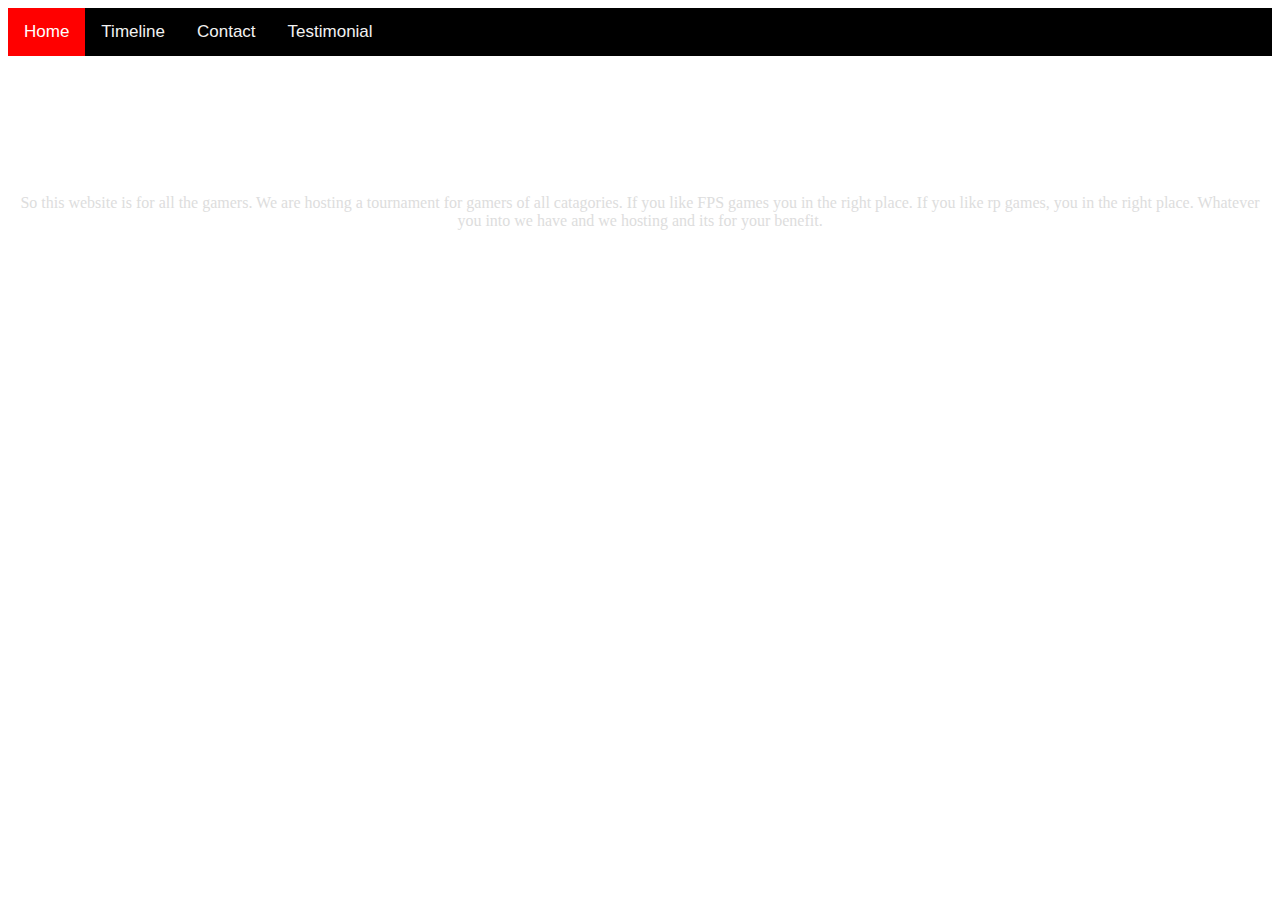
<file: index.html>
<!DOCTYPE html>
<html lang="en">
<head> 
  <link rel="stylesheet" href="style.css">
  <div class="topnav">
    <a class="active" href="./index.html">Home</a>
    <a href="./Timeline.html">Timeline</a>
    <a href="./Contact.html">Contact</a>
    <a href="./Testimonial.html">Testimonial</a>
  </div>
  <meta charset="UTF-8">
    <meta http-equiv="X-UA-Compatible" content="IE=edge">
    <meta name="viewport" content="width=device-width, initial-scale=1.0">
    <title>Document</title>
  <center>
  <h1 font style="font-color:"white" font-size:6px">Sergio Rodgers</h1>      
  <h1>I am a Gamer</h1>
  </center>
</head>
    <meta charset="UTF-8">
    <meta http-equiv="X-UA-Compatible" content="IE=edge">
    <meta name="viewport" content="width=device-width, initial-scale=1.0">
    <title>Document</title>
<body> <center>
  <p font style:"font-color"="white">  
  So this website is for all the gamers. We are hosting a tournament for gamers of all catagories. If you like FPS games you in the right place. If you like rp games, you in the right place. Whatever you into we have and we hosting and its for your benefit.
  </p>
    </center>
</body>
</html>
</file>
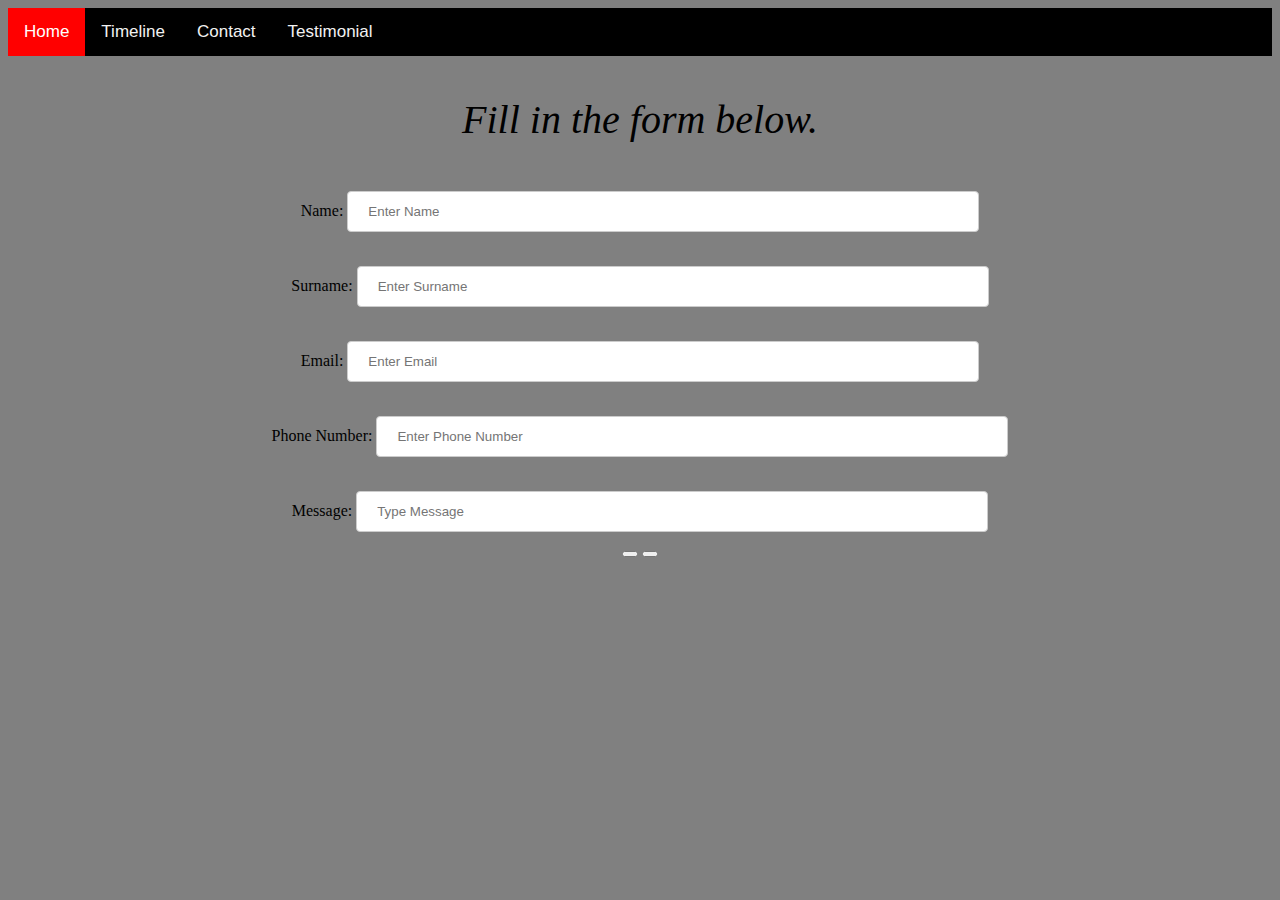
<file: Contact.html>
<!DOCTYPE html>
<html lang="en">
<head>
  <link rel="stylesheet" href="contact.css">
  <div class="topnav">
    <a class="active" href="./index.html">Home</a>
    <a href="./Timeline.html">Timeline</a>
    <a href="./Contact.html">Contact</a>
    <a href="./Testimonial.html">Testimonial</a>
  </div>
    <meta charset="UTF-8">
    <meta http-equiv="X-UA-Compatible" content="IE=edge">
    <meta name="viewport" content="width=device-width, initial-scale=1.0">
    <title>Document</title>
    
</head>
<body>    
    <p>Fill in the form below. </p>

        
    <form
    action="https://formspree.io/f/xoqyborv"
    method="POST"
  >
     
      <label><center>
        
          Name:
        <input type="text" name="fname"
          placeholder="Enter Name">
          </label>
        <br>
        <br>
           Surname:
          <input type="text" name="sname"
          placeholder="Enter Surname">
        </label>
        <br>
        <br>
        <label>
          Email:
          <input type="text" name="email"
          placeholder="Enter Email">
        </label>
        <br>
        <br>
        <label>
          Phone Number:
          <input type="text" name="pnumber"
          placeholder="Enter Phone Number">
        </label>
        <br>
        <br>
        <label>
          Message:
          <input type="text" name="message"
          placeholder="Type Message">
            </label>  
        </label></center>
        <div>
          <button type="submit" value="submit" id="subbut"></button>
        <button type="reset" value="reset" id="resbut"></button></div>
</form>
</p>
<p2 style="font-size:17px;">
    </p2>

    
</body>
</html>
</file>
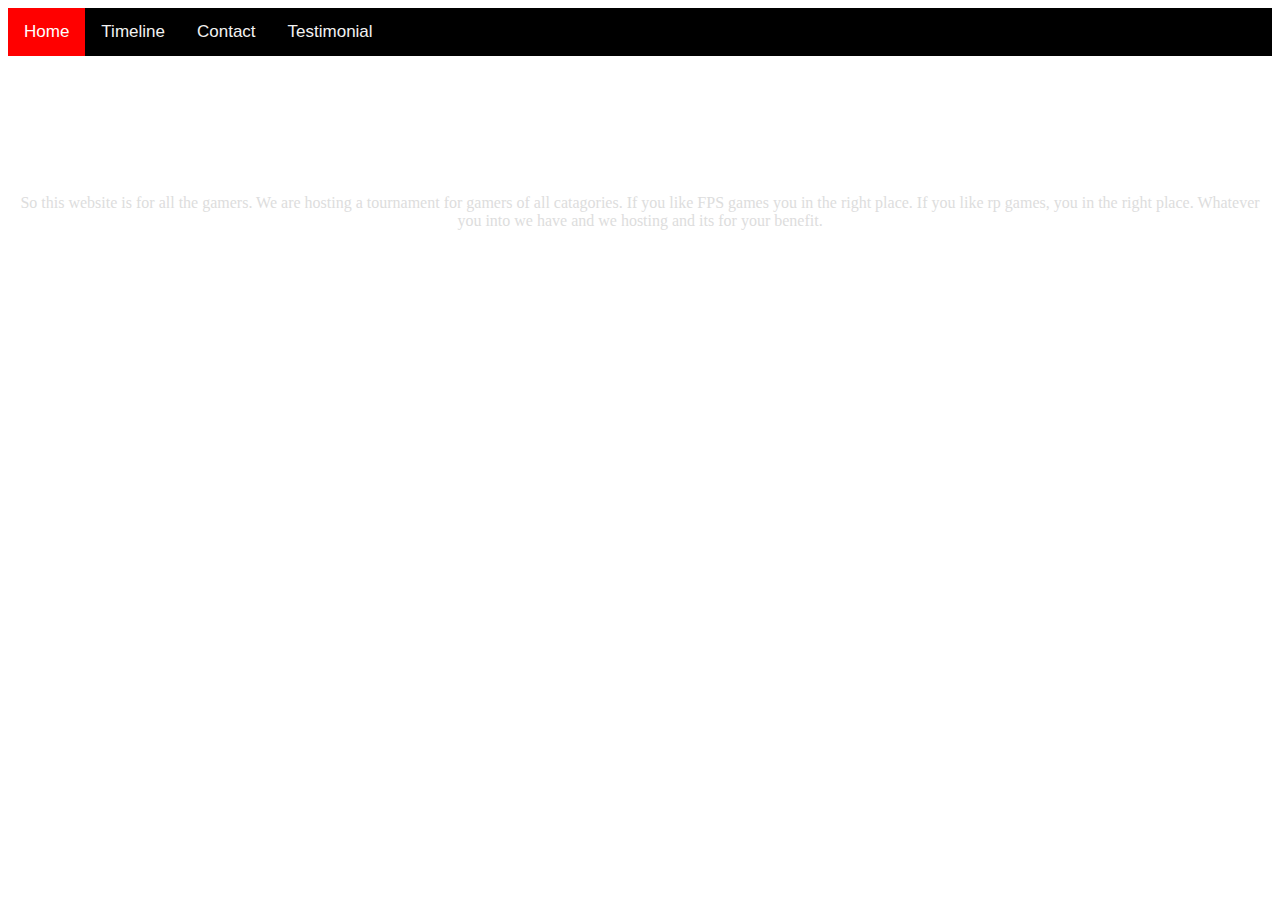
<file: Home.html>
<!DOCTYPE html>
<html lang="en">
<head> 
  <link rel="stylesheet" href="style.css">
  <div class="topnav">
    <a class="active" href="http://127.0.0.1:5502/Home.html">Home</a>
    <a href="http://127.0.0.1:5502/Timeline.html">Timeline</a>
    <a href="http://127.0.0.1:5502/Contact.html">Contact</a>
    <a href="http://127.0.0.1:5502/Testimonial.html">Testimonial</a>
  </div>
  <meta charset="UTF-8">
    <meta http-equiv="X-UA-Compatible" content="IE=edge">
    <meta name="viewport" content="width=device-width, initial-scale=1.0">
    <title>Document</title>
  <center>
  <h1 font style="font-color:"white" font-size:6px">Sergio Rodgers</h1>      
  <h1>I am a Gamer</h1>
  </center>
</head>
    <meta charset="UTF-8">
    <meta http-equiv="X-UA-Compatible" content="IE=edge">
    <meta name="viewport" content="width=device-width, initial-scale=1.0">
    <title>Document</title>
<body> <center>
  <p font style:"font-color"="white">  
  So this website is for all the gamers. We are hosting a tournament for gamers of all catagories. If you like FPS games you in the right place. If you like rp games, you in the right place. Whatever you into we have and we hosting and its for your benefit.
  </p>
    </center>
</body>
</html>
</file>
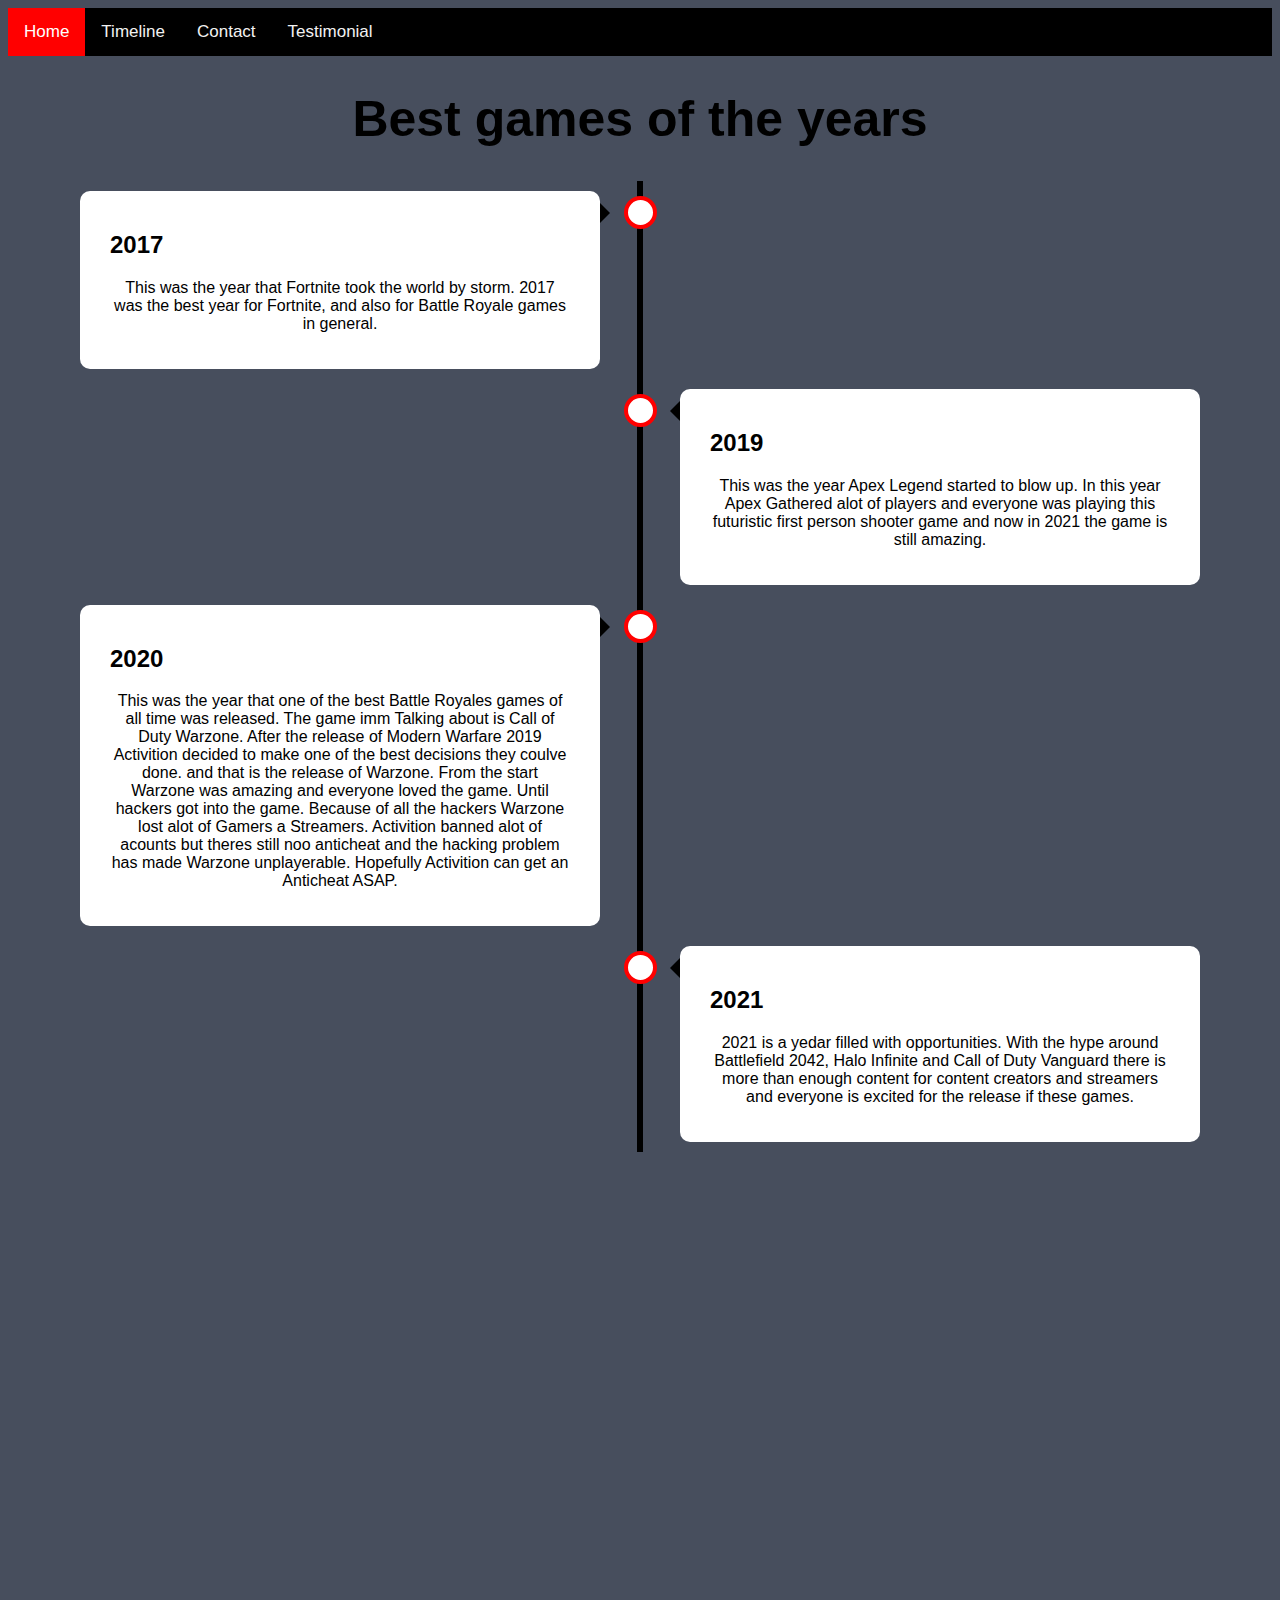
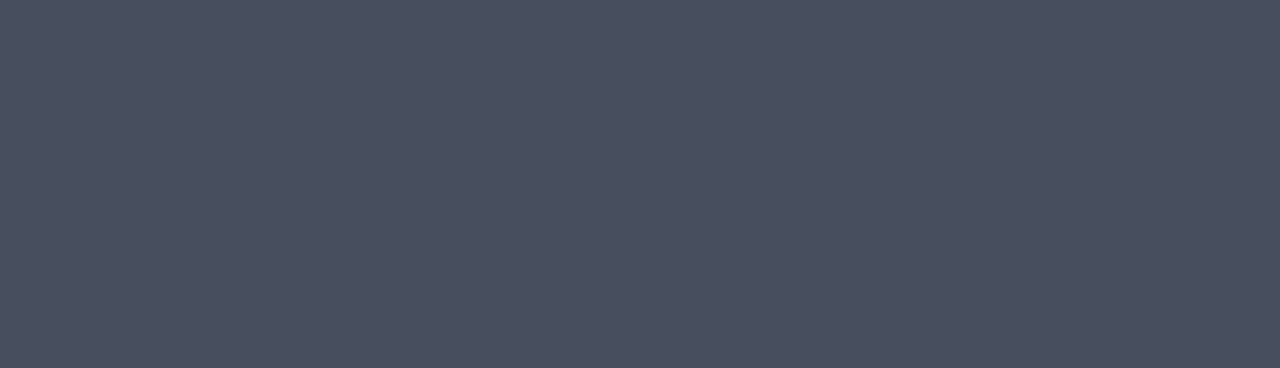
<file: Timeline.html>
<!DOCTYPE html>
<html lang="en">
<head> 
    <link rel="stylesheet" href="Timeline.css">
  <div class="topnav">
    <a class="active" href="./index.html">Home</a>
    <a href="./Timeline.html">Timeline</a>
    <a href="./Contact.html">Contact</a>
    <a href="./Testimonial.html">Testimonial</a>
  </div>
    <h1>Best games of the years</h1>

    <meta charset="UTF-8">
    <meta http-equiv="X-UA-Compatible" content="IE=edge">
    <meta name="viewport" content="width=device-width, initial-scale=1.0">
    <title>Document</title>

    <div class="timeline">
        <div class="container left slide-right">
          <div class="content"> 
            <h2>2017</h2>
            <p>This was the year that Fortnite took the world by storm. 2017 was the best year for Fortnite, and also for Battle Royale games in general. </p>
          </div>
        </div>
        <div class="container right slide-left">
          <div class="content">
            <h2>2019</h2>
            <p>This was the year Apex Legend started to blow up. In this year Apex Gathered alot of players and everyone was playing this futuristic first person shooter game and now in 2021 the game is still amazing.</p>
          </div>
        </div>
      </div>
      <div class="timeline">
      <div class="container left slide-right">
        <div class="content">
          <h2>2020</h2>
          <p> This was the year that one of the best Battle Royales games of all time was released. The game imm Talking about is Call of Duty Warzone. After the release of Modern Warfare 2019 Activition decided to make one of the best decisions they coulve done. and that is the release of Warzone. From the start Warzone was amazing and everyone loved the game. Until hackers got into the game. Because of all the hackers Warzone lost alot of Gamers a Streamers. Activition banned alot of acounts but theres still noo anticheat and the hacking problem has made Warzone unplayerable. Hopefully Activition can get an Anticheat ASAP.  </p>
        </div>
      </div>
      <div class="container right slide-left">
        <div class="content">
          <h2>2021</h2>
          <p>2021 is a yedar filled with opportunities. With the hype around Battlefield 2042, Halo Infinite and Call of Duty Vanguard there is more than enough content for content creators and streamers and everyone is excited for the release if these games. </p>
        </div>
      </div>
      </div>
</head>

<body>
    <iframe width="600" height="400" src="https://www.youtube.com/embed/dA6DwKBtAZ0" title="YouTube video player" frameborder="0" allow="accelerometer; autoplay; clipboard-write; encrypted-media; gyroscope; picture-in-picture" allowfullscreen></iframe>

  <iframe width="600" height="400" src="https://www.youtube.com/embed/PLjJBRogCIc" title="YouTube video player" frameborder="0" allow="accelerometer; autoplay; clipboard-write; encrypted-media; gyroscope; picture-in-picture" allowfullscreen></iframe>

  <iframe width="600" height="400" src="https://www.youtube.com/embed/HZtc5-syeAk" title="YouTube video player" frameborder="0" allow="accelerometer; autoplay; clipboard-write; encrypted-media; gyroscope; picture-in-picture" allowfullscreen></iframe>

</body>
</html>
</file>
<file: style.css>
body {
  background-image: url('https://images6.alphacoders.com/934/thumb-1920-934733.jpg');
  background-repeat: no-repeat;
  background-attachment: fixed; 
  background-size: 100% 100%;
}
h1{
  color: white;
}
p{
  color: #ddd;
}
.topnav {
  overflow: hidden;
  background-color:black;
}

.topnav a {
  float: left;
  color: #f2f2f2;
  text-align: center;
  padding: 14px 16px;
  text-decoration: none;
  font-size: 17px;
  font-family: Arial, Helvetica, sans-serif;
}
}

.topnav a:hover {
  background-color: #ddd;
  color: black;
}

.topnav a.active {
  background-color:red;
  color: white;
}
  p{ 
    text-align:center ;     
  }
</file>
<file: contact.css>
body{
  background-color: grey;
  text-align: center;
}
h1{
  color: white;
  font-size: 60px;
}
p{
  font-size: 40px;
  font-style: italic;
}
form{
  text-align: center;
}

.topnav {
    overflow: hidden;
    background-color:black;
  }
  
  .topnav a {
    float: left;
    color: #f2f2f2;
    text-align: center;
    padding: 14px 16px;
    text-decoration: none;
    font-size: 17px;
    font-family: Arial, Helvetica, sans-serif;
}
  
  
  .topnav a:hover {
    background-color: #ddd;
    color: black;
  }
  
  .topnav a.active {
    background-color:red;
    color: white;
  }
  p{ 
    text-align:center ;     
  }
  input[type=text], select {
    width: 50%;
    padding: 12px 20px;
    margin: 8px 0;
    display: inline-block;
    border: 1px solid #ccc;
    border-radius: 4px;
    box-sizing: border-box;
  }
  
  input[type=submit] {
    width: 30%;
    background-color: #4CAF50;
    color: white;
    padding: 14px 20px;
    margin: 8px 0;
    border: none;
    border-radius: 4px;
    cursor: pointer;
  }
  
  input[type=submit]:hover {
    background-color: #45a049;
  }
  button{
    text-align: center;
    font-size: 30px;
  }
  
  #subbut{
    font-size: 30px;
  }

  #resbut{
    font-size: 30px;


  }
</file>
<file: Timeline.css>
.topnav {
  overflow: hidden;
  background-color:black;
}

.topnav a {
  float: left;
  color: #f2f2f2;
  text-align: center;
  padding: 14px 16px;
  text-decoration: none;
  font-size: 17px;
  font-family: Arial, Helvetica, sans-serif;
}

.topnav a:hover {
  background-color: #ddd;
  color: black;
}

.topnav a.active {
  background-color:red;
  color: white;
}
  p{ 
    text-align:center ;     
  }
  * {
    box-sizing: border-box;
  }
  
  /* Set a background color */
  body {
    background-color: #474e5d;
    font-family: Helvetica, sans-serif;
  }
  
  /* The actual timeline (the vertical ruler) */
  .timeline {
    position: relative;
    max-width: 1200px;
    margin: 0 auto;
  }
  
  /* The actual timeline (the vertical ruler) */
  .timeline::after {
    content: '';
    position: absolute;
    width: 6px;
    background-color: black;
    top: 0;
    bottom: 0;
    left: 50%;
    margin-left: -3px;
  }
  
  
  /* Container around content */
  .container {
    padding: 10px 40px;
    position: relative;
    background-color: inherit;
    width: 50%;
  }
  
  /* The circles on the timeline */
  .container::after {
    content: '';
    position: absolute;
    width: 25px;
    height: 25px;
    right: -17px;
    background-color:white;
    border: 4px solid red;
    top: 15px;
    border-radius: 50%;
    z-index: 1;
  }
  
  /* Place the container to the left */
  .left {
    left: 0;
  }
  
  /* Place the container to the right */
  .right {
    left: 50%;
  }
  
  /* Add arrows to the left container (pointing right) */
  .left::before {
    content: " ";
    height: 0;
    position: absolute;
    top: 22px;
    width: 0;
    z-index: 1;
    right: 30px;
    border: medium solid white;
    border-width: 10px 0 10px 10px;
    border-color: transparent transparent transparent black;
  }
  
  /* Add arrows to the right container (pointing left) */
  .right::before {
    content: " ";
    height: 0;
    position: absolute;
    top: 22px;
    width: 0;
    z-index: 1;
    left: 30px;
    border: medium solid white;
    border-width: 10px 10px 10px 0;
    border-color: transparent black transparent transparent;
  }
  
  /* Fix the circle for containers on the right side */
  .right::after {
    left: -16px;
  }
  
  /* The actual content */
  .content {
    padding: 20px 30px;
    background-color: white;
    position: relative;
    border-radius: 10px;
  }
  
  /* Media queries - Responsive timeline on screens less than 600px wide */
  @media screen and (max-width: 600px) {
  /* Place the timelime to the left */
    .timeline::after {
      left: 31px;
    }
  
  /* Full-width containers */
    .container {
      width: 100%;
      padding-left: 70px;
      padding-right: 25px;
    }
  
  /* Make sure that all arrows are pointing leftwards */
    .container::before {
      left: 60px;
      border: medium solid white;
      border-width: 10px 10px 10px 0;
      border-color: transparent white transparent transparent;
    }
  
  /* Make sure all circles are at the same spot */
    .left::after, .right::after {
      left: 31px;
    }
  
  /* Make all right containers behave like the left ones */
    .right {
      left: 0%;
    }
  }
  /***** Slide Left *****/
.slide-left {
  animation: 1s slide-left;
}
@keyframes slide-left {
  from {
    margin-left: 100%;
  }
  to {
    margin-left: 0%;
  }
}
/***** Slide Right *****/
.slide-right {
  animation: 1s slide-right;
}
@keyframes slide-right {
  from {
    margin-left: -100%;
  }
  to {
    margin-left: 0%;
  }
}
h1{
  font-size: 50px;
  text-align: center;
}
</file>
